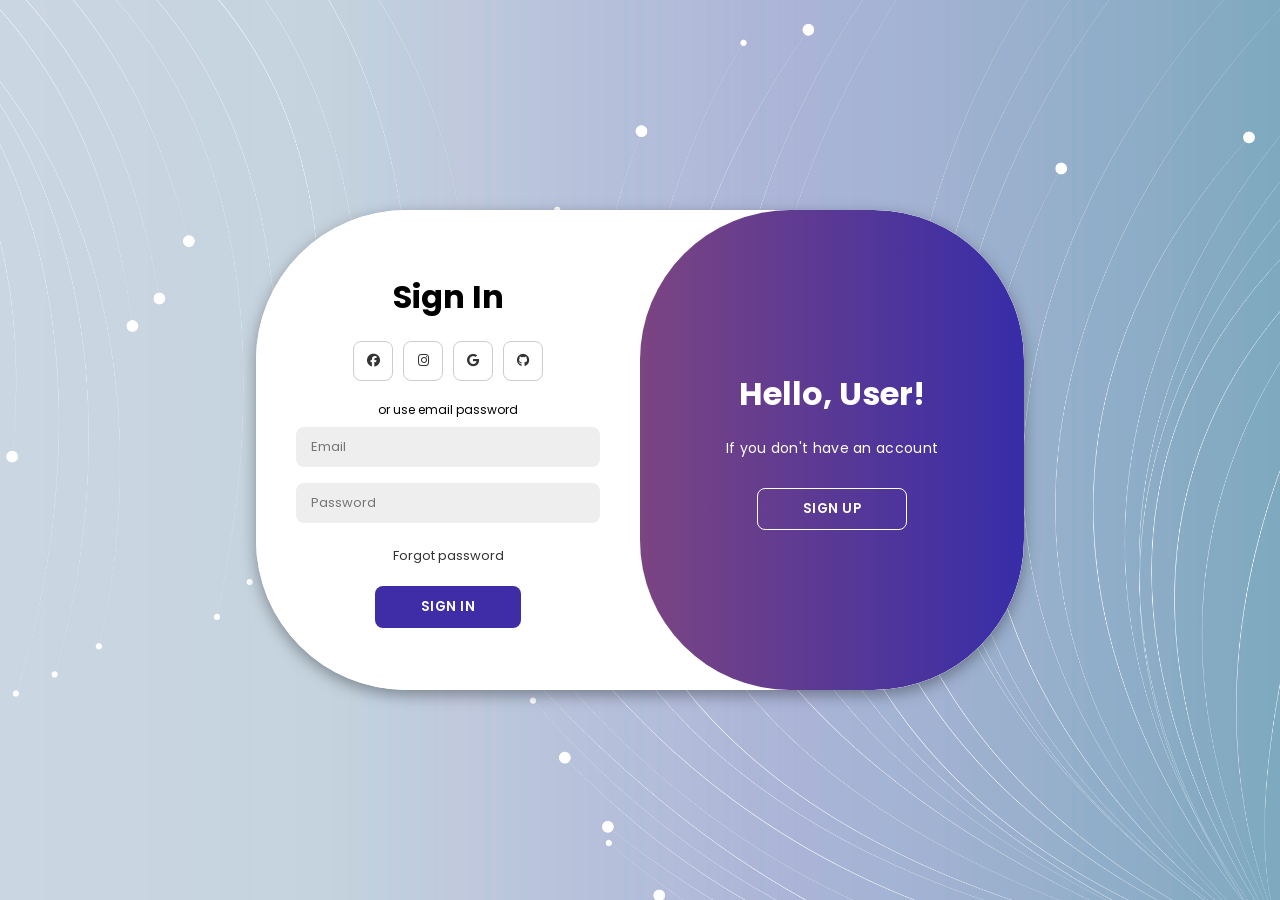
<file: index.html>
<!DOCTYPE html>
<html lang="en">
  <head>
    <meta charset="UTF-8" />
    <meta name="viewport" content="width=device-width, initial-scale=1.0" />
    <link rel="stylesheet" href="style.css" />
    <link
      rel="stylesheet"
      href="https://cdnjs.cloudflare.com/ajax/libs/font-awesome/6.5.2/css/all.min.css"
      integrity="sha512-SnH5WK+bZxgPHs44uWIX+LLJAJ9/2PkPKZ5QiAj6Ta86w+fsb2TkcmfRyVX3pBnMFcV7oQPJkl9QevSCWr3W6A=="
      crossorigin="anonymous"
      referrerpolicy="no-referrer"
    />
    <link rel="preconnect" href="https://fonts.googleapis.com" />
    <link rel="preconnect" href="https://fonts.gstatic.com" crossorigin />
    <link
      href="https://fonts.googleapis.com/css2?family=Poppins:ital,wght@0,100;0,200;0,300;0,400;0,500;0,600;0,700;0,800;0,900;1,100;1,200;1,300;1,400;1,500;1,600;1,700;1,800;1,900&display=swap"
      rel="stylesheet"
    />
    <title>Login Page</title>
  </head>
  <body>
    <div class="container" id="container">
      <div class="sign-up">
        <form>
          <h1>Create Account</h1>
          <div class="icons">
            <a href="#" class="icon"><i class="fa-brands fa-facebook"></i></a>
            <a href="#" class="icon"><i class="fa-brands fa-instagram"></i></a>
            <a href="#" class="icon"><i class="fa-brands fa-google"></i></a>
            <a href="#" class="icon"><i class="fa-brands fa-github"></i></a>
          </div>
          <span>or use email for registeration</span>
          <input type="text" placeholder="Name" />
          <input type="text" placeholder="Email" />
          <input type="password" placeholder="Password" />
          <button>Sign Up</button>
        </form>
      </div>
      <div class="sign-in">
        <form>
          <h1>Sign In</h1>
          <div class="icons">
            <a href="#" class="icon"><i class="fa-brands fa-facebook"></i></a>
            <a href="#" class="icon"><i class="fa-brands fa-instagram"></i></a>
            <a href="#" class="icon"><i class="fa-brands fa-google"></i></a>
            <a href="#" class="icon"><i class="fa-brands fa-github"></i></a>
          </div>
          <span>or use email password</span>
          <input type="text" placeholder="Email" />
          <input type="password" placeholder="Password" />
          <a href="#">Forgot password</a>
          <button formaction="./home.html">Sign In</button>
        </form>
      </div>
      <div class="toogle-container">
        <div class="toogle">
          <div class="toogle-panel toogle-left">
            <h1>Welcome User!</h1>
            <p>If you already have an account</p>
            <button class="hidden" id="login">Sign In</button>
          </div>
          <div class="toogle-panel toogle-right">
            <h1>Hello, User!</h1>
            <p>If you don't have an account</p>
            <button class="hidden" id="register">Sign Up</button>
          </div>
        </div>
      </div>
    </div>
    <script src="script.js"></script>
  </body>
</html>
</file>
<file: style.css>
* {
  margin: 0;
  padding: 0;
  box-sizing: border-box;
  font-family: "Poppins", sans-serif;
  
}

body {
  background-color: #c9d6ff;
  background: linear-gradient(to right, #e2e2e2, #c9d6ff);
  display: flex;
  align-items: center;
  justify-content: center;
  flex-direction: column;
  height: 100vh;
  background-image: url('./Asserts/LoginBg.jpg'); /* Replace with your image path */
  background-size: cover; /* Cover the entire screen */
  background-position: center; /* Center the image */
  background-repeat: no-repeat; /* Prevent repeating */
}

.container {
  background-color: #fff;
  border-radius: 150px;
  box-shadow: 0 5px 15px rgba(0, 0, 0, 0.35);
  position: relative;
  overflow: hidden;
  width: 768px;
  max-width: 100%;
  min-height: 480px;
}

.container p {
  font-size: 14px;
  line-height: 20px;
  letter-spacing: 0.3px;
  margin: 20px 0;
}


.container span {
  font-size: 12px;
}

.container a {
  color: #333;
  font-size: 13px;
  text-decoration: none;
  margin: 15px 0 10px;
}
.container button {
  background-color: #3f2da8;
  color: #fff;
  padding: 10px 45px;
  border: 1px solid transparent;
  border-radius: 8px;
  font-weight: 600;
  letter-spacing: 0.5px;
  text-transform: uppercase;
  margin-top: 10px;
  cursor: pointer;
}

.container button.hidden {
  background-color: transparent;
  border-color: #fff;
}

.container form {
  background-color: #fff;
  display: flex;
  align-items: center;
  justify-content: center;
  flex-direction: column;
  padding: 0 40px;
  height: 100%;
}

.container input {
  background-color: #eee;
  border: none;
  margin: 8px 0;
  padding: 10px 15px;
  font-size: 13px;
  border-radius: 8px;
  width: 100%;
  outline: none;
}

.sign-up, .sign-in {
  position: absolute;
  top: 0;
  height: 100%;
  transition: all 0.6s ease-in-out;
}

.sign-in {
  left: 0;
  width: 50%;
  z-index: 2;
}

.container.active .sign-in {
  transform: translateX(100%);
}

.sign-up {
  left: 0;
  width: 50%;
  z-index: 1;
  opacity: 0;
}

.container.active .sign-up {
  transform: translateX(100%);
  opacity: 1;
  z-index: 5;
  animation: move 0.6s;
}

@keyframes move {
  0%, 49.99%{
    opacity: 0;
    z-index: 1;
  }
   50%, 100%{
    opacity: 1;
    z-index: 5;
  }
}

.icons {
  margin: 20px 0;
}

.icons a {
  border: 1px solid #ccc;
  border-radius: 20%;
  display: inline-flex;
  justify-content: center;
  align-items: center;
  margin: 0 3px;
  width: 40px;
  height: 40px;
}

.toogle-container {
  position: absolute;
  top: 0;
  left: 50%;
  width: 50%;
  height: 100%;
  overflow: hidden;
  border-radius: 150px;
  z-index: 1000;
  transition: all 0.6s ease-in-out;
}

.container.active .toogle-container {
  transform: translateX(-100%);
  border-radius: 150px;
}

.toogle {
  background-color: #2d33a8;
  height: 100%;
  background: linear-gradient(to right, #c05c5c, #372da8);
  color: #fff;
  position: relative;
  left: -100%;
  width: 200%;
  transform: translateX(0);
  transition: all 0.6s ease-in-out;
}

.container.active .toogle {
  transform: translateX(50%);
}

.toogle-panel {
  position: absolute;
  width: 50%;
  height: 100%;
  display: flex;
  justify-content: center;
  align-items: center;
  flex-direction: column;
  padding: 0 30px;
  text-align: center;
  top: 0;
  transform: translateX(0);
  transition: all 0.6s ease-in-out;
}

.toogle-left {
  transform: translateX(-200%);
}

.container.active .toogle-left {
  transform: translateX(0);
}

.toogle-right {
  right: 0;
  transform: translateX(0);
}

.container.active .toogle-right {
  transform: translateX(200%);
}

/* Media Queries for Mobile Screens */

@media (max-width: 768px) {
  /* Adjust body layout */
  body {
    padding: 20px;
  }

  /* Reduce container width and height */
  .container {
    width: 100%;
    min-height: auto;
    border-radius: 20px;
  }

  /* Adjust form layout */
  .container form {
    padding: 20px;
  }

  /* Adjust input fields */
  .container input {
    padding: 10px;
    font-size: 14px;
  }

  /* Adjust button size */
  .container button {
    padding: 10px 30px;
    font-size: 14px;
  }

  /* Stack sign-in and sign-up panels vertically */
  .sign-in,
  .sign-up {
    width: 100%;
    position: relative;
    top: auto;
    left: auto;
    transform: none;
    opacity: 1;
    z-index: auto;
  }

  .container.active .sign-in {
    transform: none;
  }

  .container.active .sign-up {
    transform: none;
  }

  /* Hide toggle container on small screens */
  .toogle-container {
    display: none;
  }

  /* Adjust toggle panel layout */
  .toogle-panel {
    width: 100%;
    padding: 20px;
  }

  .toogle-left,
  .toogle-right {
    transform: none;
  }

  .container.active .toogle-left {
    transform: none;
  }

  .container.active .toogle-right {
    transform: none;
  }

  /* Adjust icons layout */
  .icons a {
    width: 35px;
    height: 35px;
  }
}

@media (max-width: 480px) {
  /* Further reduce font sizes */
  .container p {
    font-size: 12px;
    line-height: 18px;
  }

  .container span {
    font-size: 10px;
  }

  .container a {
    font-size: 12px;
  }

  /* Reduce button size further */
  .container button {
    padding: 8px 25px;
    font-size: 12px;
  }

  /* Adjust icon size further */
  .icons a {
    width: 30px;
    height: 30px;
  }
}
</file>
